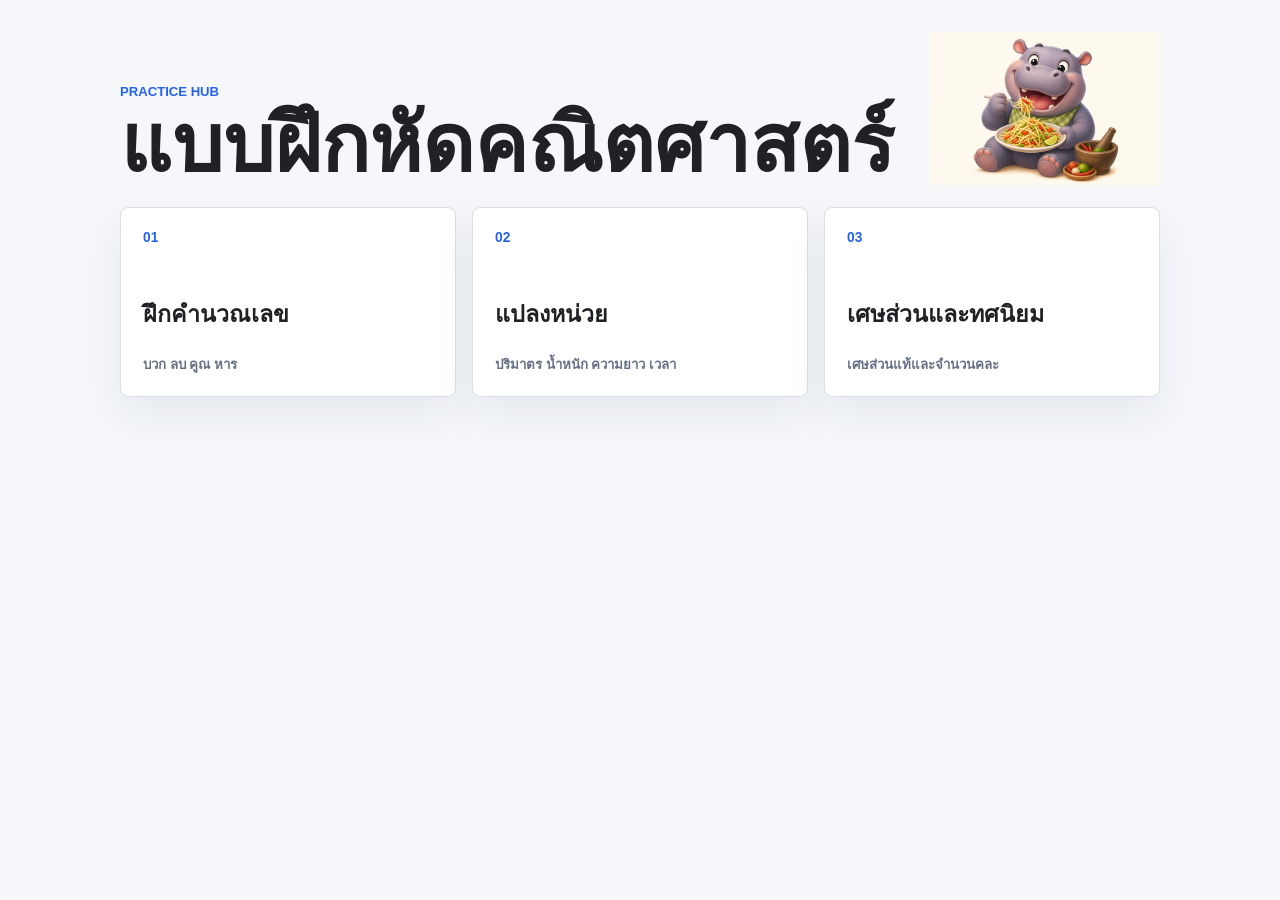
<file: index.html>
<!doctype html>
<html lang="th">
  <head>
    <meta charset="utf-8">
    <meta name="viewport" content="width=device-width, initial-scale=1">
    <title>แบบฝึกหัดคณิตศาสตร์</title>
    <link rel="stylesheet" href="styles.css">
  </head>
  <body>
    <main class="app home-app">
      <header class="header">
        <div>
          <p class="label">Practice Hub</p>
          <h1>แบบฝึกหัดคณิตศาสตร์</h1>
        </div>
        <img class="mascot" src="hippo-somtam.png" alt="ฮิปโปกำลังกินส้มตำ">
      </header>

      <nav class="home-grid" aria-label="เลือกแบบฝึก">
        <a class="home-card" href="arithmetic.html">
          <span>01</span>
          <strong>ฝึกคำนวณเลข</strong>
          <small>บวก ลบ คูณ หาร</small>
        </a>
        <a class="home-card" href="units.html">
          <span>02</span>
          <strong>แปลงหน่วย</strong>
          <small>ปริมาตร น้ำหนัก ความยาว เวลา</small>
        </a>
        <a class="home-card" href="fractions.html">
          <span>03</span>
          <strong>เศษส่วนและทศนิยม</strong>
          <small>เศษส่วนแท้และจำนวนคละ</small>
        </a>
      </nav>
    </main>
  </body>
</html>
</file>
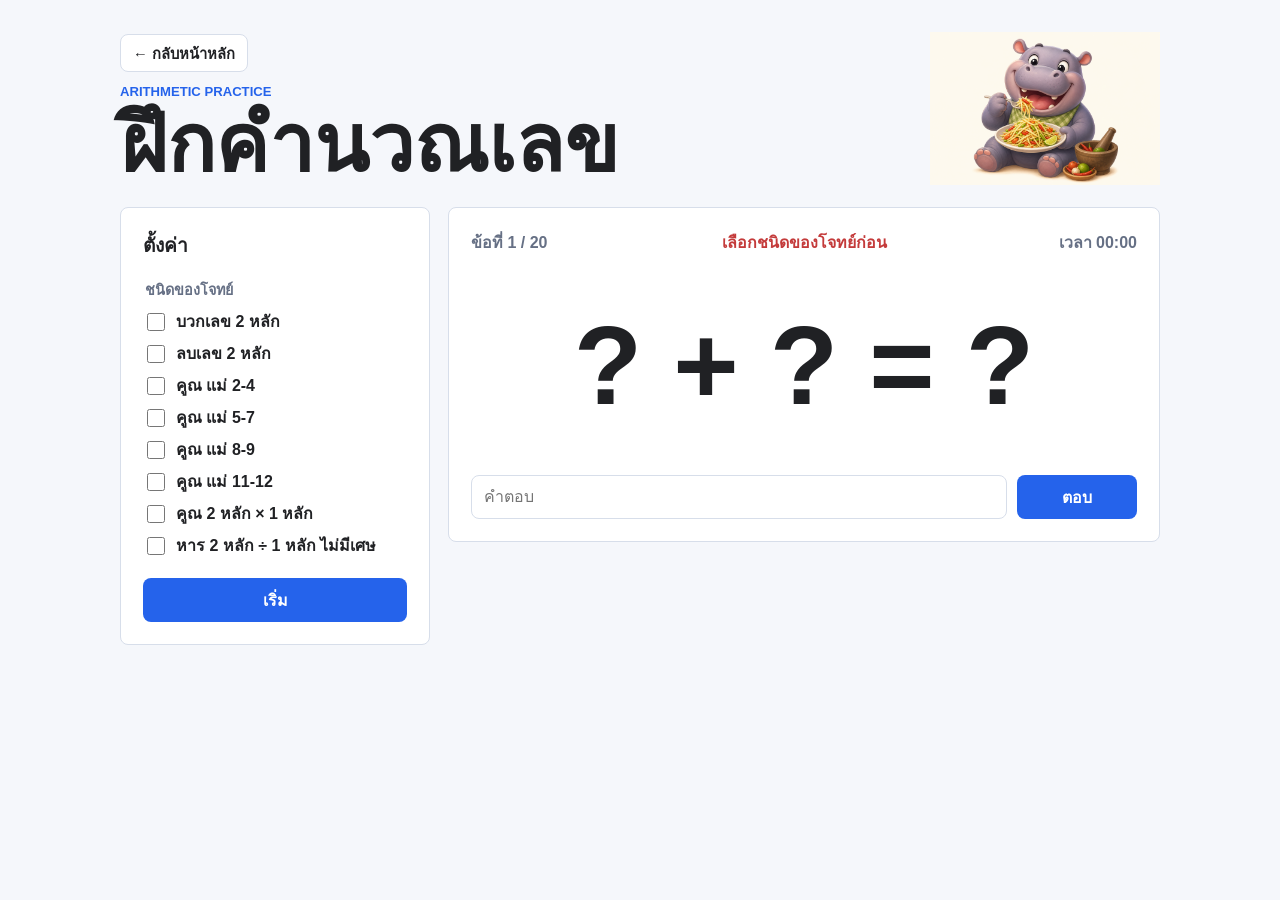
<file: arithmetic.html>
<!doctype html>
<html lang="th">
  <head>
    <meta charset="utf-8">
    <meta name="viewport" content="width=device-width, initial-scale=1">
    <title>ฝึกคำนวณเลข</title>
    <link rel="stylesheet" href="styles.css">
  </head>
  <body>
    <main class="app">
      <header class="header">
        <div>
          <a class="back-link" href="index.html">← กลับหน้าหลัก</a>
          <p class="label">Arithmetic Practice</p>
          <h1>ฝึกคำนวณเลข</h1>
        </div>
        <img class="mascot" src="hippo-somtam.png" alt="ฮิปโปกำลังกินส้มตำ">
      </header>

      <section class="layout">
        <aside class="panel" aria-label="ตั้งค่าแบบฝึก">
          <h2>ตั้งค่า</h2>

          <fieldset class="check-group">
            <legend>ชนิดของโจทย์</legend>
            <label><input type="checkbox" name="type" value="add-2"> บวกเลข 2 หลัก</label>
            <label><input type="checkbox" name="type" value="sub-2"> ลบเลข 2 หลัก</label>
            <label><input type="checkbox" name="type" value="mul-table-2-4"> คูณ แม่ 2-4</label>
            <label><input type="checkbox" name="type" value="mul-table-5-7"> คูณ แม่ 5-7</label>
            <label><input type="checkbox" name="type" value="mul-table-8-9"> คูณ แม่ 8-9</label>
            <label><input type="checkbox" name="type" value="mul-table-11-12"> คูณ แม่ 11-12</label>
            <label><input type="checkbox" name="type" value="mul-2x1"> คูณ 2 หลัก × 1 หลัก</label>
            <label><input type="checkbox" name="type" value="div-2x1"> หาร 2 หลัก ÷ 1 หลัก ไม่มีเศษ</label>
          </fieldset>

          <button id="startButton" type="button">เริ่ม</button>
        </aside>

        <section class="practice" aria-label="โจทย์">
          <div class="status">
            <span id="questionCount">ข้อที่ 1 / 20</span>
            <span id="resultText">พร้อมเริ่ม</span>
            <span id="timerText">เวลา 00:00</span>
          </div>
          <div class="problem" id="problemText">? + ? = ?</div>
          <div class="summary" id="summaryText" hidden></div>
          <form class="answer" id="answerForm">
            <input id="answerInput" type="number" inputmode="numeric" enterkeyhint="done" placeholder="คำตอบ">
            <button type="submit">ตอบ</button>
          </form>
        </section>
      </section>
    </main>

    <script src="app.js"></script>
  </body>
</html>
</file>
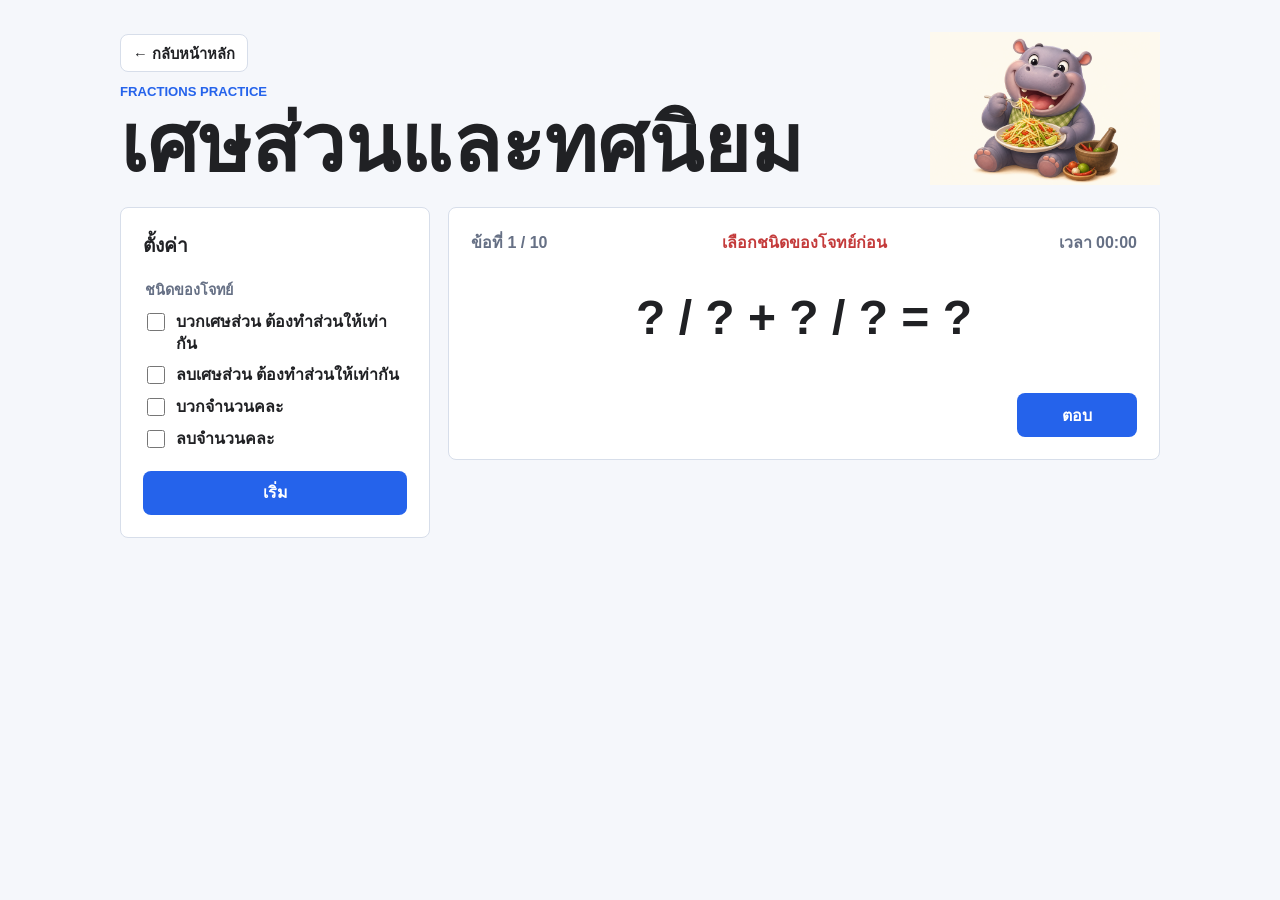
<file: fractions.html>
<!doctype html>
<html lang="th">
  <head>
    <meta charset="utf-8">
    <meta name="viewport" content="width=device-width, initial-scale=1">
    <title>เศษส่วนและทศนิยม</title>
    <link rel="stylesheet" href="styles.css">
  </head>
  <body>
    <main class="app">
      <header class="header">
        <div>
          <a class="back-link" href="index.html">← กลับหน้าหลัก</a>
          <p class="label">Fractions Practice</p>
          <h1>เศษส่วนและทศนิยม</h1>
        </div>
        <img class="mascot" src="hippo-somtam.png" alt="ฮิปโปกำลังกินส้มตำ">
      </header>

      <section class="layout">
        <aside class="panel" aria-label="ตั้งค่าแบบฝึก">
          <h2>ตั้งค่า</h2>
          <fieldset class="check-group">
            <legend>ชนิดของโจทย์</legend>
            <label><input type="checkbox" name="type" value="frac-add"> บวกเศษส่วน ต้องทำส่วนให้เท่ากัน</label>
            <label><input type="checkbox" name="type" value="frac-sub"> ลบเศษส่วน ต้องทำส่วนให้เท่ากัน</label>
            <label><input type="checkbox" name="type" value="mixed-add"> บวกจำนวนคละ</label>
            <label><input type="checkbox" name="type" value="mixed-sub"> ลบจำนวนคละ</label>
          </fieldset>
          <button id="startButton" type="button">เริ่ม</button>
        </aside>

        <section class="practice" aria-label="โจทย์">
          <div class="status">
            <span id="questionCount">ข้อที่ 1 / 10</span>
            <span id="resultText">พร้อมเริ่ม</span>
            <span id="timerText">เวลา 00:00</span>
          </div>
          <form class="fraction-work" id="answerForm">
            <div class="problem fraction-problem" id="problemText">? / ? + ? / ? = ?</div>
            <div class="summary" id="summaryText" hidden></div>
            <button type="submit">ตอบ</button>
          </form>
        </section>
      </section>
    </main>

    <script src="fractions.js"></script>
  </body>
</html>
</file>
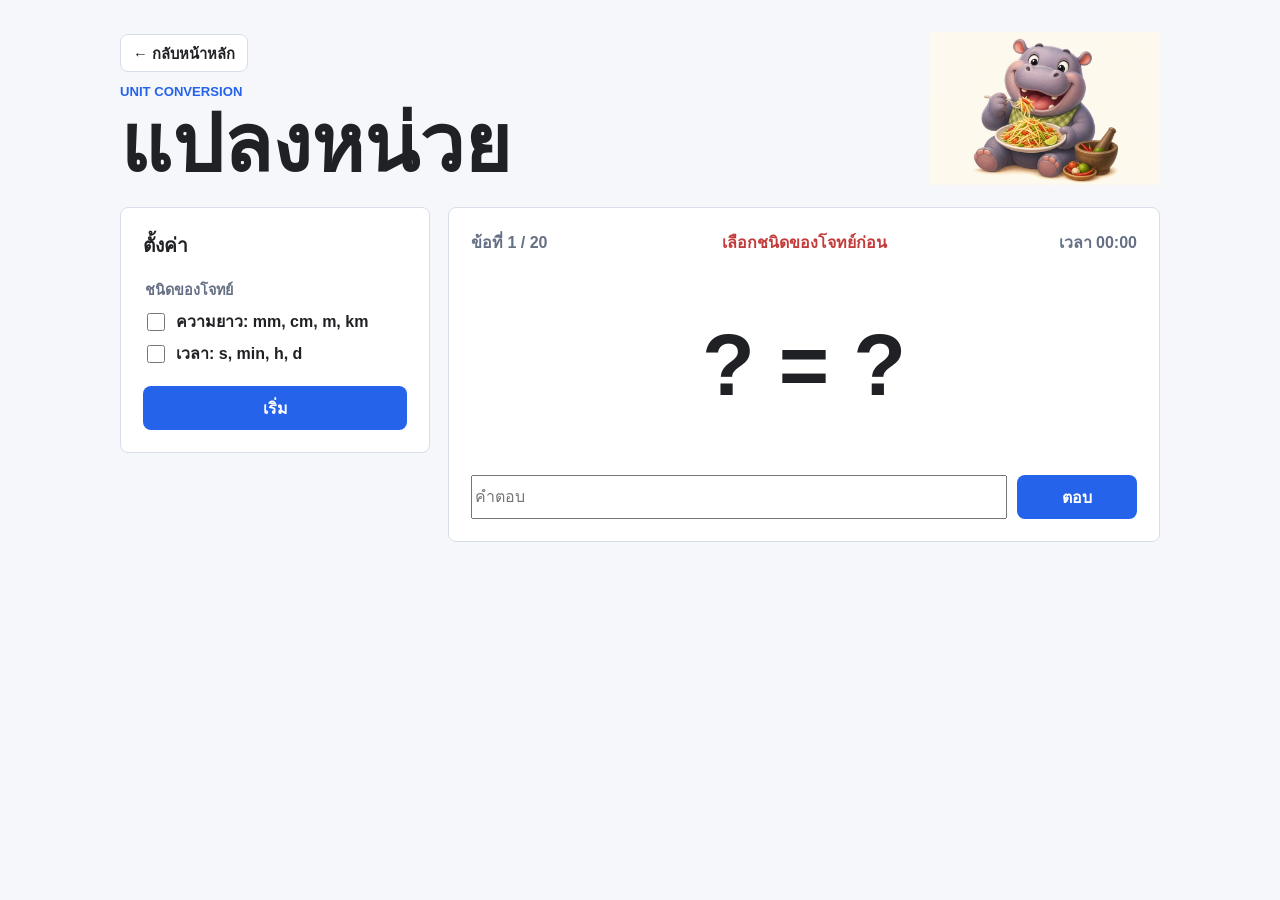
<file: units.html>
<!doctype html>
<html lang="th">
  <head>
    <meta charset="utf-8">
    <meta name="viewport" content="width=device-width, initial-scale=1">
    <title>แปลงหน่วย</title>
    <link rel="stylesheet" href="styles.css">
  </head>
  <body>
    <main class="app">
      <header class="header">
        <div>
          <a class="back-link" href="index.html">← กลับหน้าหลัก</a>
          <p class="label">Unit Conversion</p>
          <h1>แปลงหน่วย</h1>
        </div>
        <img class="mascot" src="hippo-somtam.png" alt="ฮิปโปกำลังกินส้มตำ">
      </header>

      <section class="layout">
        <aside class="panel" aria-label="ตั้งค่าแบบฝึก">
          <h2>ตั้งค่า</h2>
          <fieldset class="check-group">
            <legend>ชนิดของโจทย์</legend>
            <label><input type="checkbox" name="type" value="length"> ความยาว: mm, cm, m, km</label>
            <label><input type="checkbox" name="type" value="time"> เวลา: s, min, h, d</label>
          </fieldset>
          <button id="startButton" type="button">เริ่ม</button>
        </aside>

        <section class="practice" aria-label="โจทย์">
          <div class="status">
            <span id="questionCount">ข้อที่ 1 / 20</span>
            <span id="resultText">พร้อมเริ่ม</span>
            <span id="timerText">เวลา 00:00</span>
          </div>
          <div class="problem unit-problem" id="problemText">? = ?</div>
          <div class="summary" id="summaryText" hidden></div>
          <form class="answer" id="answerForm">
            <input id="answerInput" type="text" inputmode="decimal" enterkeyhint="done" placeholder="คำตอบ">
            <button type="submit">ตอบ</button>
          </form>
        </section>
      </section>
    </main>

    <script src="units.js"></script>
  </body>
</html>
</file>
<file: styles.css>
:root {
  --bg: #f5f7fb;
  --text: #202124;
  --muted: #667085;
  --line: #d7deea;
  --panel: #ffffff;
  --accent: #2563eb;
  --accent-dark: #1d4ed8;
  --success: #188157;
  --danger: #c43b3b;
  font-family: "Segoe UI", Tahoma, sans-serif;
}

* {
  box-sizing: border-box;
}

body {
  margin: 0;
  min-height: 100vh;
  background: var(--bg);
  color: var(--text);
}

button,
input {
  font: inherit;
}

button {
  min-height: 44px;
  border: 0;
  border-radius: 8px;
  padding: 0 18px;
  background: var(--accent);
  color: #fff;
  font-weight: 700;
  cursor: pointer;
}

button:hover {
  background: var(--accent-dark);
}

a {
  color: inherit;
}

.app {
  width: min(1040px, calc(100% - 32px));
  margin: 0 auto;
  padding: 32px 0;
}

.home-app {
  min-height: 100vh;
}

.header {
  display: grid;
  grid-template-columns: minmax(0, 1fr) minmax(140px, 230px);
  gap: 18px;
  align-items: end;
  margin-bottom: 22px;
}

.label {
  margin: 0 0 6px;
  color: var(--accent);
  font-size: 0.82rem;
  font-weight: 800;
  text-transform: uppercase;
}

.back-link {
  display: inline-flex;
  align-items: center;
  min-height: 38px;
  margin-bottom: 12px;
  border: 1px solid var(--line);
  border-radius: 8px;
  padding: 0 12px;
  background: #fff;
  color: var(--text);
  font-size: 0.92rem;
  font-weight: 800;
  text-decoration: none;
}

.back-link:hover {
  border-color: var(--accent);
  color: var(--accent);
}

h1,
h2 {
  margin: 0;
  letter-spacing: 0;
}

h1 {
  font-size: clamp(2.35rem, 7vw, 5rem);
  line-height: 1;
}

h2 {
  font-size: 1.2rem;
}

.mascot {
  width: 100%;
  max-height: 230px;
  object-fit: contain;
  justify-self: end;
}

.layout {
  display: grid;
  grid-template-columns: 310px minmax(0, 1fr);
  gap: 18px;
  align-items: start;
}

.home-grid {
  display: grid;
  grid-template-columns: repeat(3, minmax(0, 1fr));
  gap: 16px;
}

.home-card {
  min-height: 190px;
  display: grid;
  align-content: space-between;
  border: 1px solid var(--line);
  border-radius: 8px;
  padding: 22px;
  background: var(--panel);
  text-decoration: none;
  box-shadow: 0 18px 44px rgba(33, 39, 56, 0.07);
}

.home-card:hover {
  border-color: var(--accent);
}

.home-card span {
  color: var(--accent);
  font-size: 0.86rem;
  font-weight: 900;
}

.home-card strong {
  display: block;
  margin-top: 28px;
  font-size: 1.45rem;
  line-height: 1.15;
}

.home-card small {
  color: var(--muted);
  font-weight: 700;
  line-height: 1.4;
}

.panel,
.practice {
  border: 1px solid var(--line);
  border-radius: 8px;
  background: var(--panel);
  padding: 22px;
}

fieldset {
  margin: 18px 0 0;
  padding: 0;
  border: 0;
}

legend {
  margin-bottom: 10px;
  color: var(--muted);
  font-size: 0.9rem;
  font-weight: 800;
}

.check-group {
  display: grid;
  gap: 9px;
}

label {
  display: flex;
  gap: 8px;
  align-items: flex-start;
  color: var(--text);
  font-weight: 650;
  line-height: 1.35;
}

input[type="checkbox"] {
  width: 18px;
  height: 18px;
  margin-top: 2px;
  accent-color: var(--accent);
  flex: 0 0 auto;
}

input[type="number"] {
  width: 100%;
  min-height: 44px;
  border: 1px solid var(--line);
  border-radius: 8px;
  padding: 0 12px;
  background: #fff;
}

input.is-hidden {
  display: none;
}

.panel button {
  width: 100%;
  margin-top: 20px;
}

.status {
  display: grid;
  grid-template-columns: 1fr auto 1fr;
  gap: 12px;
  color: var(--muted);
  font-weight: 700;
}

.status span:nth-child(2) {
  text-align: center;
}

.status span:last-child {
  text-align: right;
}

.problem {
  min-height: 220px;
  display: grid;
  place-items: center;
  text-align: center;
  font-size: clamp(3rem, 10vw, 7rem);
  font-weight: 900;
}

.unit-problem {
  font-size: clamp(2.6rem, 8vw, 5.4rem);
}

.fraction-problem {
  min-height: 120px;
  display: grid;
  gap: 10px;
  place-items: center;
  padding: 18px 0 14px;
  text-align: center;
  font-size: clamp(1.6rem, 7vw, 3rem);
  line-height: 1.15;
  white-space: normal;
}

.fraction-line {
  width: 100%;
  display: block;
  overflow-wrap: normal;
  white-space: nowrap;
}

.original-line {
  font-size: 1.12em;
}

.fraction-work {
  display: grid;
  gap: 18px;
}

.fraction-work button {
  justify-self: end;
  min-width: 120px;
}

input.inline-answer {
  width: 1.8em;
  min-width: 1.8em;
  max-width: 1.8em;
  min-height: 1.65em;
  border: 2px solid var(--line);
  border-radius: 6px;
  padding: 0;
  text-align: center;
  font-size: 0.72em;
  font-weight: 850;
  vertical-align: middle;
  appearance: textfield;
}

.inline-answer::-webkit-outer-spin-button,
.inline-answer::-webkit-inner-spin-button {
  margin: 0;
  appearance: none;
}

input.inline-answer:focus {
  border-color: var(--accent);
  outline: 0;
}

.summary {
  width: min(100%, 520px);
  margin: -20px auto 24px;
  border: 1px solid var(--line);
  border-radius: 8px;
  padding: 14px 16px;
  background: #f8fafc;
  color: var(--muted);
  font-weight: 700;
  line-height: 1.55;
}

.summary strong {
  display: block;
  margin-bottom: 4px;
  color: var(--text);
}

.answer {
  display: grid;
  grid-template-columns: minmax(0, 1fr) 120px;
  gap: 10px;
}

.fraction-answer {
  grid-template-columns: minmax(0, 1fr) minmax(0, 1fr) minmax(0, 1fr) 120px;
}

.fraction-answer.is-final {
  grid-template-columns: minmax(0, 1fr) minmax(0, 1fr) 120px;
}

.is-correct {
  color: var(--success);
}

.is-wrong {
  color: var(--danger);
}

@media (max-width: 760px) {
  .header,
  .layout,
  .home-grid {
    grid-template-columns: 1fr;
  }

  .status {
    grid-template-columns: 1fr;
  }

  .status span,
  .status span:nth-child(2),
  .status span:last-child {
    text-align: left;
  }

  .mascot {
    max-width: 210px;
    justify-self: center;
  }

  .answer,
  .fraction-answer,
  .fraction-answer.is-final {
    grid-template-columns: 1fr;
  }
}
</file>
